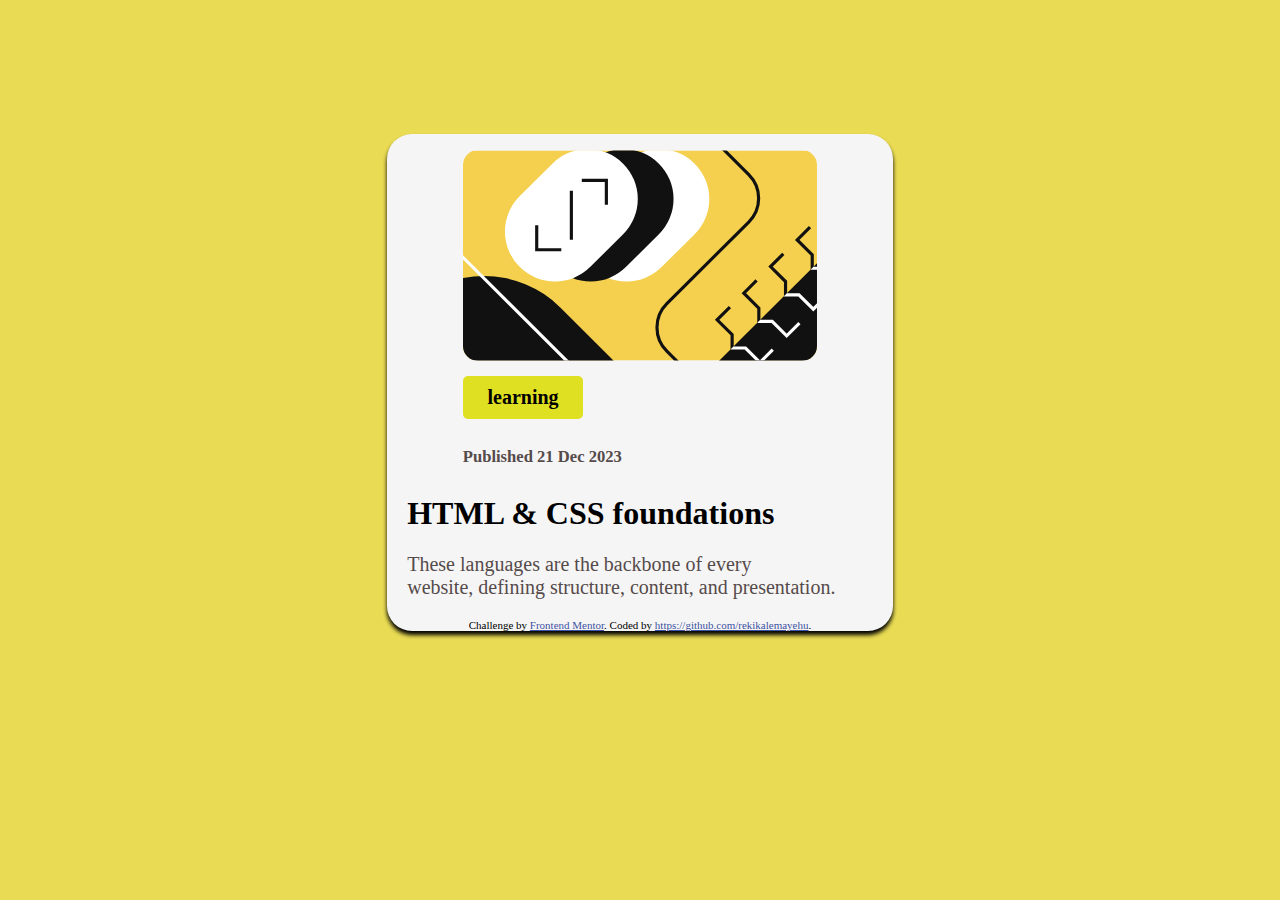
<file: blog-preview-card-main/index.html>
<!DOCTYPE html>
<html lang="en">
<head>
  <meta charset="UTF-8">
  <meta name="viewport" content="width=device-width, initial-scale=1.0"> <!-- displays site properly based on user's device -->

  <link rel="icon" type="image/png" sizes="32x32" href="./assets/images/favicon-32x32.png">
  <link rel="stylesheet" href="style.css">
  
  <title>Frontend Mentor | Blog preview card</title>

  <!-- Feel free to remove these styles or customise in your own stylesheet 👍 -->
  <style>
    body{
    background-color: rgba(231, 215, 66, 0.911);
    display: flex;
    justify-content: center;
    align-items: center;
    height: 100%;
}
img
{
    display: block;
    width: 70%;
    margin: 3% auto;
    border-radius: 15px;
    

}
.primery-card
{
    background-color:whitesmoke;
    border-radius:25px;
    box-shadow: 0px 4px 4px black;
    width:100%;
    margin:10% 30%;
}
.yellow-button {
    display: flex;
    align-items: center;
    justify-content: center;
    background-color: rgb(224, 224, 35);
    padding: 10px;
    font-size: 20px;
    margin-left:15%;
    font-weight: bold;
    border-radius: 5px;
    cursor: pointer;
    width: 100%;
    max-width: 100px;
}

.date
{
    padding-left: 20px;
    color: rgb(85, 75, 75);
    font-size: 20px;
    margin-left: 11%;
}
h1
{
    padding-left: 20px;
}
p
{
    padding-left: 20px;
    color: rgb(85, 75, 75);
    font-size: 20px;
}



.bottom-img
{
   width: 10%; 
   margin: 10px;
}
.footer
{
    display:flex;
    justify-content: flex-start;
    width:100%;
}

    .attribution { font-size: 11px; text-align: center; }
    .attribution a { color: hsl(228, 45%, 44%); }
  </style>
</head>
<body>
  <div class="primery-card">
    <img src="/blog-preview-card-main/assets/images/illustration-article.svg" alt="">

    <div class="yellow-button">
      learning
    </div>
  
    <div class="date">
      <h5>
        Published 21 Dec 2023
      </h5>
    </div>
    <h1>HTML & CSS foundations</h1>
  
   <p>
    These languages are the backbone
     of every<br> website, defining structure, content, and presentation.
    </p> 
    <div class="attribution">
      Challenge by <a href="https://www.frontendmentor.io?ref=challenge" target="_blank">Frontend Mentor</a>. 
      Coded by <a href="#">https://github.com/rekikalemayehu</a>.
    </div>
  </div> 
</body>
</html>
</file>
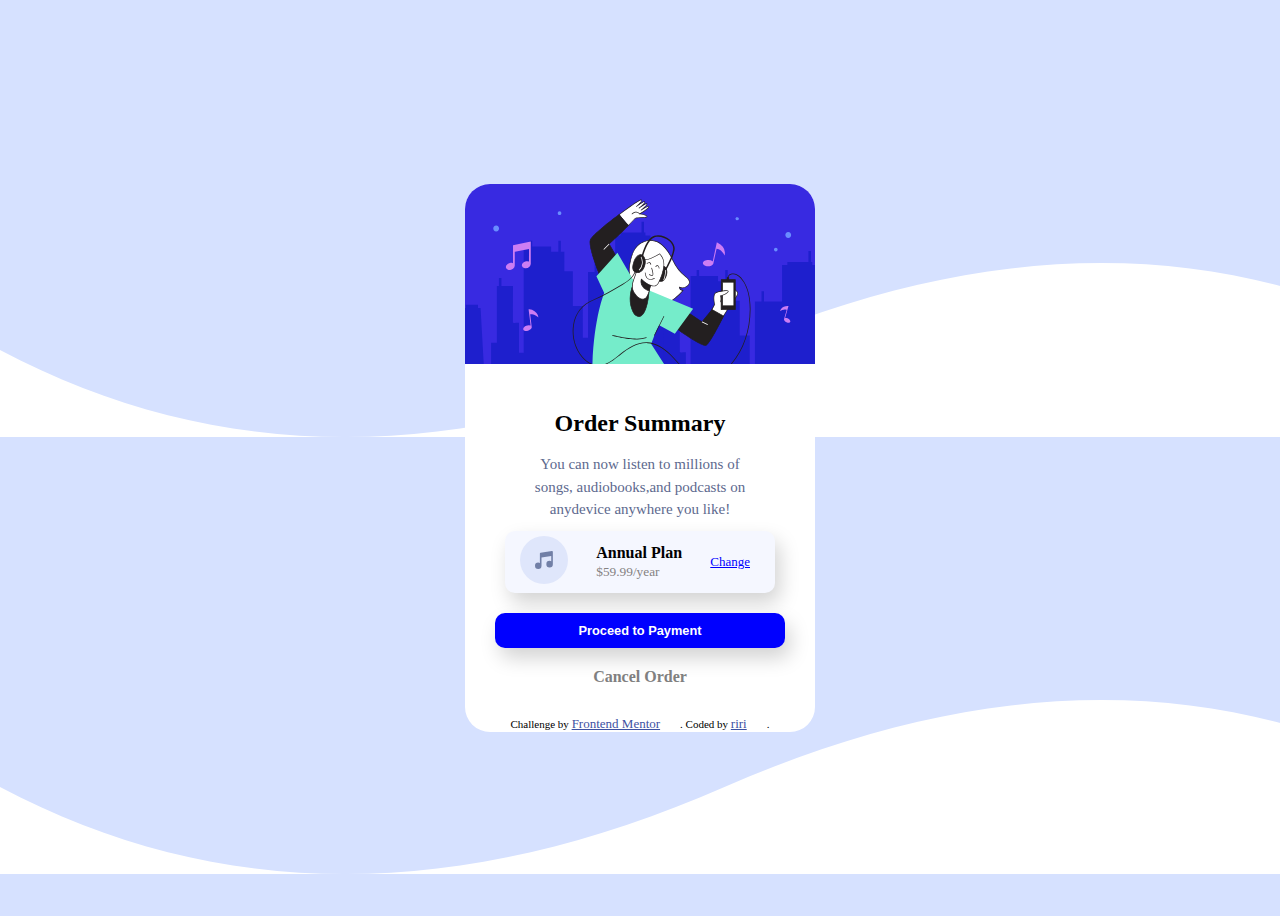
<file: order-summary-component-main/index.html>
<!DOCTYPE html>
<html lang="en">
<head>
  <meta charset="UTF-8">
  <meta name="viewport" content="width=device-width, initial-scale=1.0"> <!-- displays site properly based on user's device -->

  <link rel="icon" type="image/png" sizes="32x32" href="./images/favicon-32x32.png">
  
  <title>Frontend Mentor | Order summary card</title>

  <!-- Feel free to remove these styles or customise in your own stylesheet 👍 -->
  <style>
    .attribution { font-size: 11px; text-align: center; }
    .attribution a { color: hsl(228, 45%, 44%); }
    body{
      display: flex;
      justify-content: center;
      align-items: center;
      min-height:100vh;
      background-image: url(images/pattern-background-desktop.svg);
    }
    .card{
      display: flex;
      flex-direction: column;
      justify-content: center;
      width:100%;
      height:auto;
      max-width: 350px;
      overflow: hidden;
      background-color: white;
      border-radius: 25px;
    }
    .card-img{
      width:100%;
      height:180px;
      background-image: url(images/illustration-hero.svg);
      background-size: cover;
      background-repeat: no-repeat;
    }
    .des{
      margin:30px
    }
    h1{
      text-align: center;
      font-size: 1.5rem;
    }
    p{
      text-align: center;
      color: hsl(225, 21%, 46%);
      font-size: 15px;
      line-height: 1.5;
      margin: 10px 30px;
    }
    .annual-plan{
      display: flex;
      align-items: center;
      justify-content: space-between;
      background-color: hsl(228, 100%, 98%);
      margin:10px;
      padding:5px;
      border-radius: 10px;
      box-shadow:5px 10px 20px lightgray ;
    }
    .top h3{
      margin:0;
      font-size: 1rem;
    }
    .top span{
      color:rgb(133, 130, 130);
      margin-top:10px;
      font-size: smaller;
  
    }
    .btn{
      background-color:blue;
      color:white;
      display: flex;
      justify-content: center;
      align-items: center;
      padding: 10px;
      width:100%;
      border-radius:10px;
      font-weight: bold;
      font-size:0.8rem;
      margin-top: 20px;
      margin-bottom: 20px;
      border: none;
      box-shadow: 5px 10px 20px lightgray;
    }
   a{
      color: blue;
      margin-right: 20px;
      font-size: small;
    }
    .card-img2{
      margin-left:10px;
      size:10px;
    }
    .cancel-order{
      display: flex;
      justify-content: center;
      font-weight: bold;
      color: gray;

    }
  </style>
</head>
<body>
<div class="card">
  <div class="card-img">
  </div>
  <div class="des">
    <div class="title">
    <h1>Order Summary</h1>
  </div>
  <div class="discription"> 
    <p>
      You can now listen to millions of songs, audiobooks,and podcasts on anydevice anywhere you like!
    </p>
    
  </div>
  <div class="annual-plan">
    <div class="card-img2">
    <img src="images/icon-music.svg" alt="">
  </div>
  <div class="top">
    <h3>Annual Plan</h3>
    <span>$59.99/year</span>
  </div>
  
  <link rel="stylesheet" href=""><a href="">Change</a>
  </div>
  <button class="btn">Proceed to Payment</button>
<div class="cancel-order">
  Cancel Order
</div>

  </div>
  <div class="attribution">
    Challenge by <a href="https://www.frontendmentor.io?ref=challenge" target="_blank">Frontend Mentor</a>. 
    Coded by <a href="#">riri</a>.
  </div>
</div>

</body>
</html>
</file>
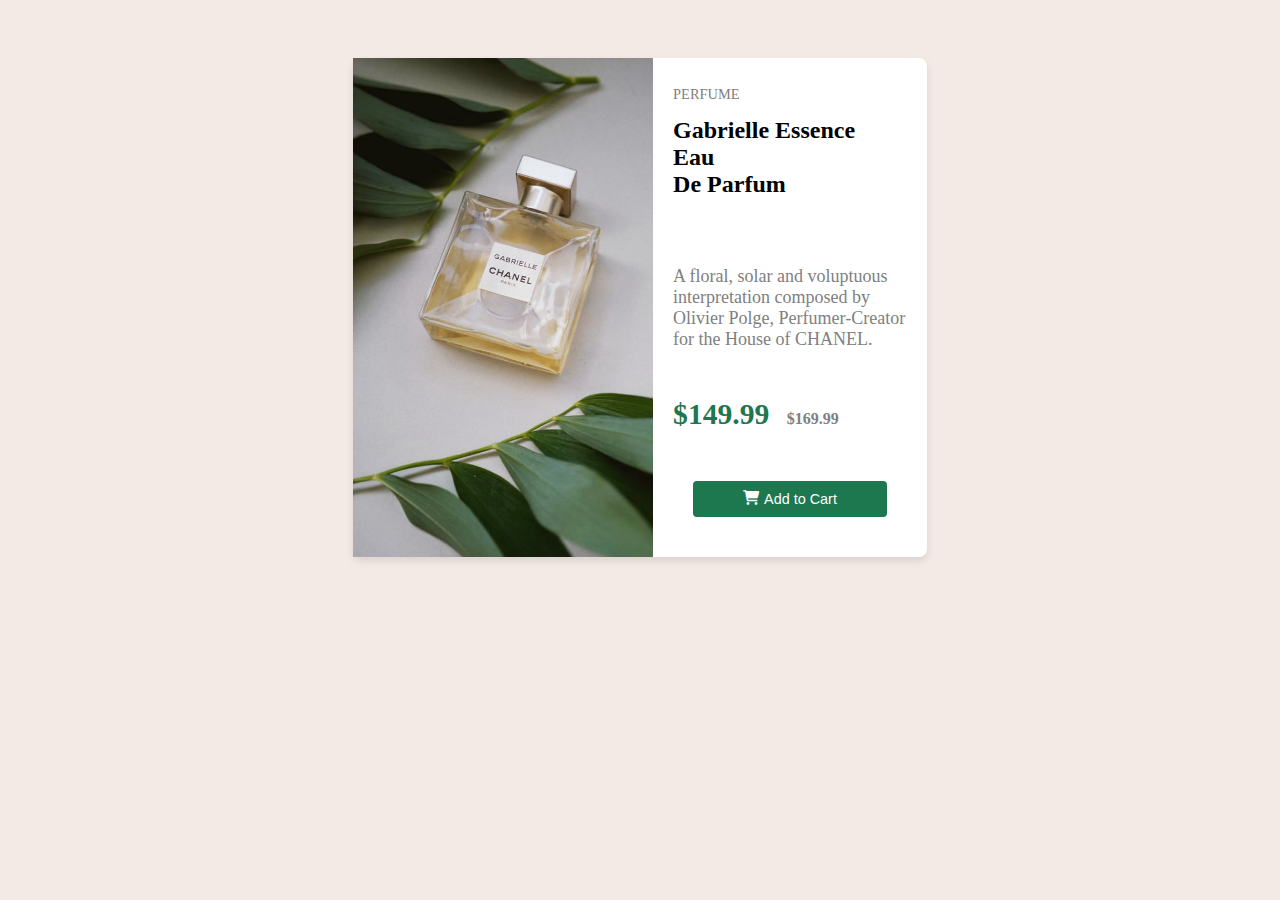
<file: product-preview-card-component-main/index.html>
<!DOCTYPE html>
<html lang="en">
<head>
  <meta charset="UTF-8">
  <meta name="viewport" content="width=device-width, initial-scale=1.0"> <!-- displays site properly based on user's device -->

  <link rel="icon" type="image/png" sizes="32x32" href="./images/favicon-32x32.png">
  <link rel="stylesheet" href="https://cdnjs.cloudflare.com/ajax/libs/font-awesome/6.0.0-beta3/css/all.min.css">

  <link rel="stylesheet" href="style.css">
  
  <title>Frontend Mentor | Product preview card component</title>

  <!-- Feel free to remove these styles or customise in your own stylesheet 👍 -->
  <style>
    .attribution { font-size: 11px; text-align: center; }
    .attribution a { color: hsl(228, 45%, 44%); }
  </style>
</head>
<body>
  <div class="product-card">
    <div class="product-image">
      <picture>
        <!-- Large image for desktop and tablets (768px and above) -->
        <source srcset="/product-preview-card-component-main/images/image-product-desktop.jpg" media="(min-width: 768px)">
        <!-- Small image for mobile (under 768px) -->
        <img src="/product-preview-card-component-main/images/image-product-mobile.jpg" class="responsive-image">
    </picture>
    </div>
    <div class="product-info">
      <p class="category">PERFUME</p>
      <h2 class="product-title">Gabrielle Essence <br>Eau<br> De Parfum</h2>
      <p class="description">A floral, solar and voluptuous <br>interpretation composed by<br> Olivier Polge, 
        Perfumer-Creator<br> for the House of CHANEL.
      </p>
      <p class="price"> $149.99 <span class="old-price"> $169.99</span></p>
      <button class="add-to-cart">
        <i class="fa-solid fa-cart-shopping"></i> 
        Add to Cart</button>
    </div>
  </div>
  
</body>
</html>
</file>
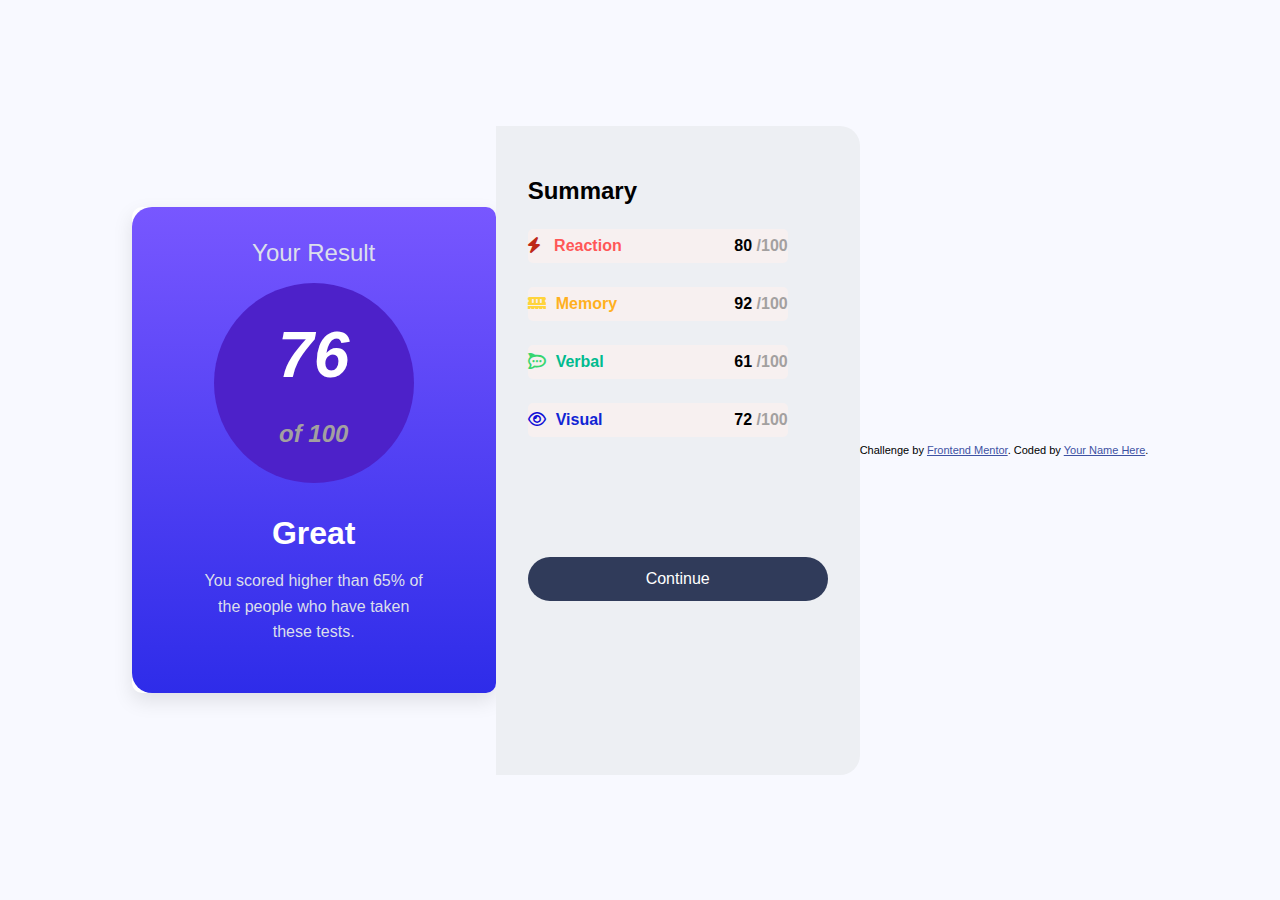
<file: results-summary-component-main (1)/results-summary-component-main/index.html>
<!DOCTYPE html>
<html lang="en">
<head>
  <meta charset="UTF-8">
  <meta name="viewport" content="width=device-width, initial-scale=1.0"> <!-- displays site properly based on user's device -->

  <link rel="icon" type="image/png" sizes="32x32" href="./assets/images/favicon-32x32.png">
  <link href="https://cdnjs.cloudflare.com/ajax/libs/font-awesome/6.0.0-beta3/css/all.min.css" rel="stylesheet">

  <link rel="stylesheet" href="style.css">
  
  <title>Frontend Mentor | Results summary component</title>

  <!-- Feel free to remove these styles or customise in your own stylesheet 👍 -->
  <style>
    .attribution { font-size: 11px; text-align: center; }
    .attribution a { color: hsl(228, 45%, 44%); }
  </style>
</head>
<body>

  <div class="container">
    <!-----------------left side----------->
    <div class="left-side">
      <div class="title">Your Result</div>
      <div class="circle"> <span class="No76">76</span>
        <br><div class="NO100">of 100</div>
      </div> 
      <div class="subtitle">Great</div>
    <p class="description">You scored higher than 65% of<br>the people who have taken<br> these tests.</p>
  </div>
    </div>
    <!-------right side------>
    <div class="right-side">
      <h2> Summary</h2>
      <div class="category">
        <span class="name reaction"><i class="fa-solid fa-bolt fa-beat-fade" style="color: #be2919; margin-right: 10px;"></i> Reaction</span>
        <span class="score"> 80 <span class="outof">/100</span></span>
       </div>
       <div class="category">
        <span class="name memory"><i class="fa-solid fa-memory fa-beat" style="color: #FFD43B; margin-right: 10px;"></i>Memory</span>
        <span class="score">92 <span class="outof">/100</span></span>
      </div>   
      <div class="category">
        <span class="name verbal"><i class="fa-brands fa-rocketchat fa-beat-fade" style="color: #38d66f; margin-right: 10px;"></i>Verbal</span>
        <span class="score"> 61 <span class="outof">/100</span></span>
      </div> 
       <div class="category">
        <span class="name visual"><i class="fa-regular fa-eye fa-beat-fade" style="color: #120fd7; margin-right: 10px;"></i>Visual</span>
        <span class="score">72 <span class="outof"> /100</span></span>
       </div>
       <button class="continue-btn">Continue</button>
    </div>
    
 

  
 

  
  

  
  
  <div class="attribution">
    Challenge by <a href="https://www.frontendmentor.io?ref=challenge" target="_blank">Frontend Mentor</a>. 
    Coded by <a href="#">Your Name Here</a>.
  </div>
</body>
</html>
</file>
<file: blog-preview-card-main/style.css>
body{
    background-color: rgba(231, 215, 66, 0.911);
    display: flex;
    justify-content: center;
    align-items: center;
    height: 100%;
}
img
{
    display: block;
    width: 70%;
    margin: 3% auto;
    border-radius: 15px;
    

}
.primery-card
{
    background-color:whitesmoke;
    border-radius:25px;
    box-shadow: 0px 4px 4px black;
    width:100%;
    margin:10% 30%;
}
.yellow-button {
    display: flex;
    align-items: center;
    justify-content: center;
    background-color: rgb(224, 224, 35);
    padding: 10px;
    font-size: 20px;
    margin-left:15%;
    font-weight: bold;
    border-radius: 5px;
    cursor: pointer;
    width: 100%;
    max-width: 100px;
}

.date
{
    padding-left: 20px;
    color: rgb(85, 75, 75);
    font-size: 20px;
    margin-left: 11%;
}
h1
{
    padding-left: 20px;
}
p
{
    padding-left: 20px;
    color: rgb(85, 75, 75);
    font-size: 20px;
}



.bottom-img
{
   width: 10%; 
   margin: 10px;
}
.footer
{
    display:flex;
    justify-content: flex-start;
    width:100%;
}
</file>
<file: product-preview-card-component-main/style.css>
body
{
    display: flex;
    justify-content: center;
    align-items: center;
    height: 100%;
    background-color: #f3e9e5;
    
}
.product-card
{
    display: flex;
    margin:50px 50px;
    background-color: #fff;
    border-radius: 8px;
    box-shadow: 0 4px 8px rgba(0,0,0,0.1);  
}
.product-image img
{
    width: 100%;
    height: 100%;
    max-width: 300px;
    object-fit: cover;
}
.category
{
    color: gray;
    font-size: 0.9rem;
    margin-top: 8px;
}
.product-title
{
    font-size:1.5rem;
    font-weight:bold;
    margin: 0 0 50px;
}
.product-info
{
    padding: 20px;
    display: flex;
    flex-direction: column;
    justify-content: center;
}
.description
{
    color:gray;
    font-size: large;
}
.price
{
    font-weight: bolder;
    font-size: 1.85rem;
    color: #1d774f;
    font-family:
}
.old-price
{
    font-size: 1rem;
    margin-left: 10px;
    color:gray;

}
.add-to-cart
{
    background-color: #1d774f;
    color: #fff;
    padding:10px 50px;
    border-radius: 4px;
    border:none;
    cursor: pointer;
    margin: 20px;
    font-size: 0.9rem;
    display: flex;
    align-items: center;
    justify-content: center;
}
.fa-solid 
{
    margin-right: 5px;
}
@media (max-width: 767px) {
    .product-card {
        flex-direction: column;
        align-items: center;
        text-align: center;
    }
    .product-info {
        margin-top: 20px;
    }
}
</file>
<file: results-summary-component-main (1)/results-summary-component-main/style.css>
body
{
    font-family:arial,sans-serif;
    margin:0;
    padding:0;
    background-color: #f8f9ff;
    display:flex;
    justify-content: center;
    align-items: center;
    height: 100vh;
}
.container
{
    display: flex;
    gap: 2rem;
    background-color:white;
    border-radius: 10px;
    box-shadow: 0 8px 20px rgba(0, 0, 0,0.1);
    overflow: hidden;
}
/*left side*/
.left-side
{
    background: linear-gradient(180deg, #7857ff, #2e2ce9);
    padding:2rem;
    text-align:center;
    color:white;
    border-radius: 20px 0 0 20px;
    width: 300px;

}
.left-side .title
{
    font-size: 1.5rem;
    margin-bottom:1rem;
}
.circle
{
    width:200px;
    height:200px;
    border-radius: 50%;
    margin: 0 auto 2rem;
    background-color: #4d21c9;
    display: flex;
    flex-direction: column;
    justify-content: center;
    align-items: center;
    color: white;
    font-size: 1.5rem;
}
.circle.score
{
    font-size:3rem;
    font-weight: bold;
}
.circle .No76
{
    font-weight: bolder;
    font-size: 4rem;
    font-style:oblique;

}
.circle .NO100
{
    color:rgb(163, 160, 160);
    font-weight: bold;
    font-style: oblique;
}
.left-side .title
{
    color: #dbdfeb;
}
.left-side .description
{
    font-size:1rem;
    line-height:1.6em;
    color:#dbdfeb ;
}
.left-side .subtitle
{
    color: white;
    font-weight: bold;
    font-size: 2rem;
}
/*right side*/
.right-side
{
    padding:2rem;
    width:300px;
    background-color: #edeff3;
    height: 65%;
    border-radius: 0 20px 20px 0; 
    text-align: center;

}
.right-side h2
{
    margin-bottom:1.5rem;
    font-size:1.5rem;
    text-align: left;

}
.category
{
    display: flex;
    justify-content: space-between;
    align-items: center;
    padding: 0.5rem 0;
    border-bottom: 1px soild #e6e6e6;
    background-color: rgb(247, 240, 240);
    margin-top: 1.5rem;
    border-radius: 5px;
    width: 100%;
    max-width: 260px;
}
.category .outof
{
    color:rgb(163, 160, 160);
    font-weight: bold;
}
.category .name
{
    font-weight: bold;
    width: 100%;
    text-align: left;
    flex: 1;
}
.category .score 
{
    font-weight: bold; 
    text-align: right;
    flex: 1;
}
.category .reaction
{
    color:#ff5757;
    
}
.category .memory{
    color:#ffb01f;

}
.category .verbal
{
    color:#00bb8f;
}
.category .visual
{
    color:#1125d4;
}
.continue-btn
{
    width:100%;
    padding:0.8rem;
    margin-top:7.5rem;
    background-color: #303b5a;
    color: white;
    border:none;
    border-radius: 25px;
    font-size: 1rem;
    cursor: pointer;
    transition: gray 0.3s;
}
.continue-btn:hover
{
    background-color:#576385;
}
    /*#5F3FFC*/
</file>
